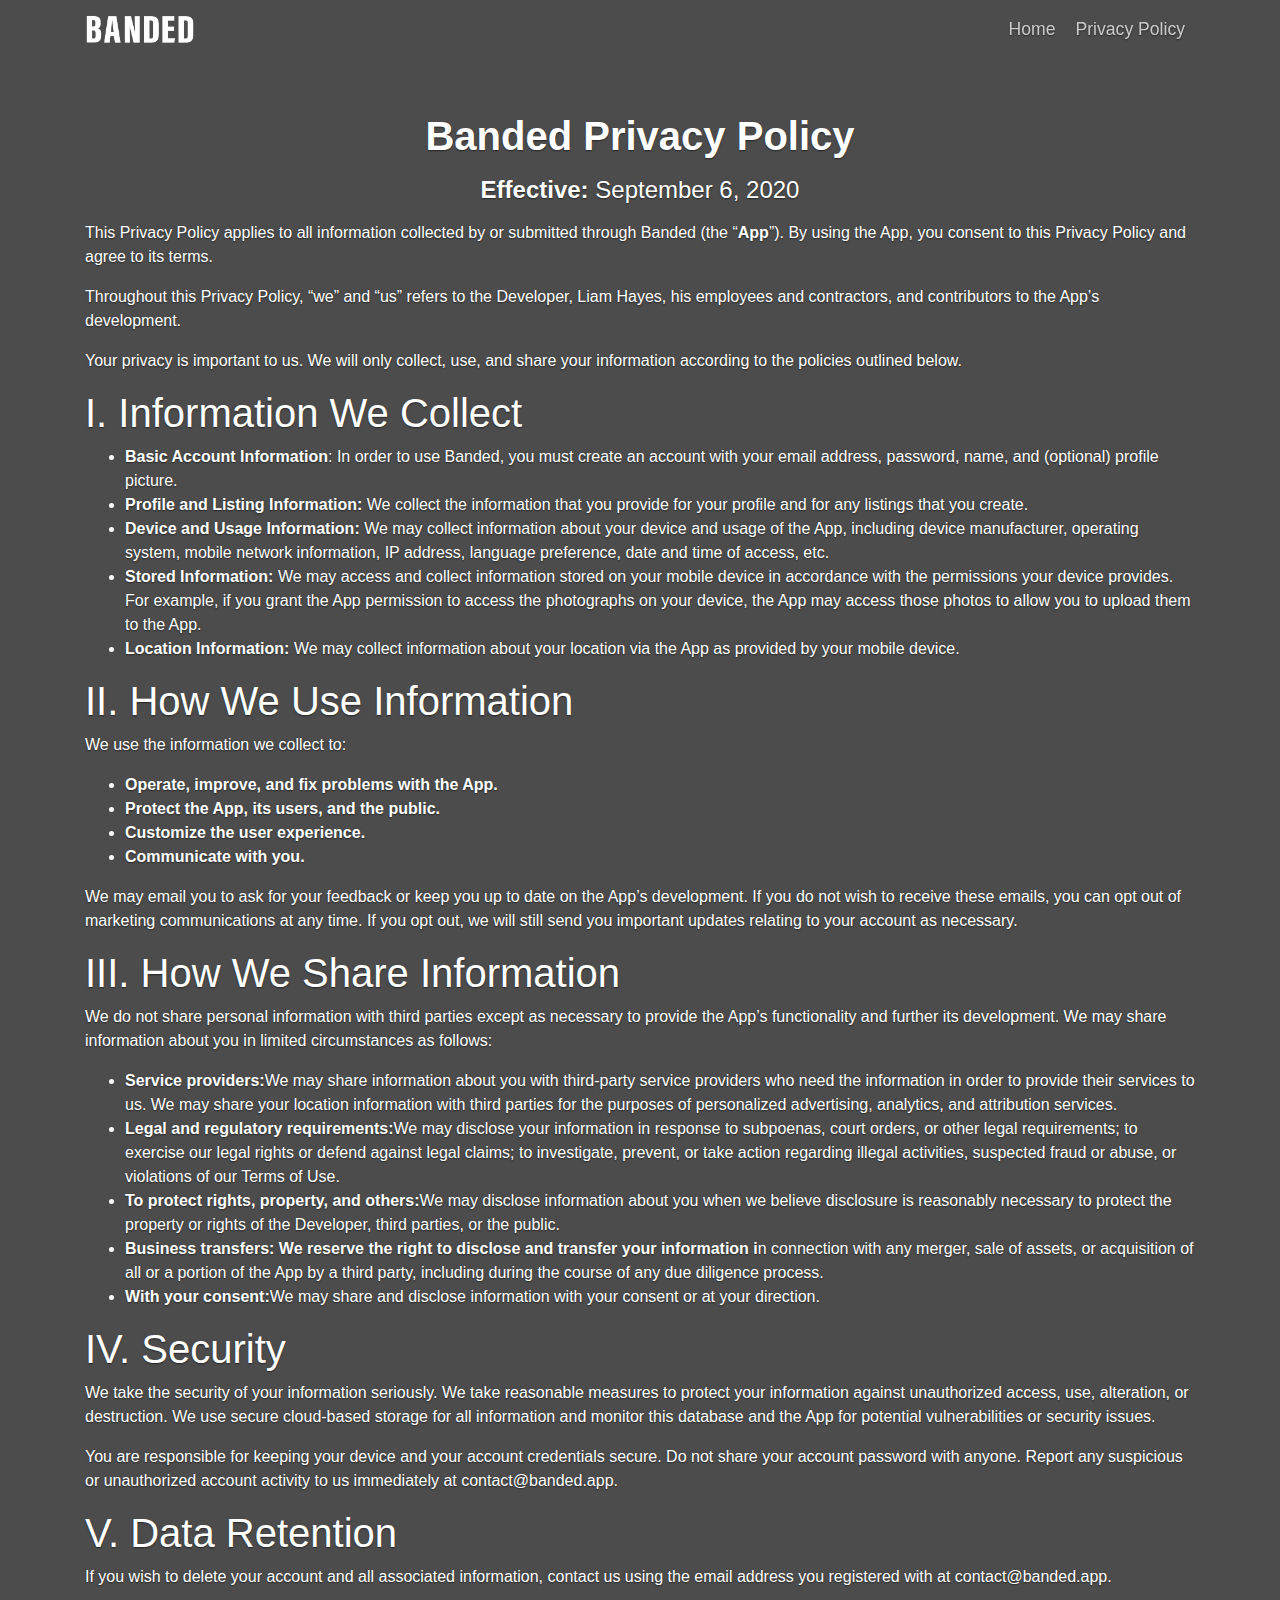
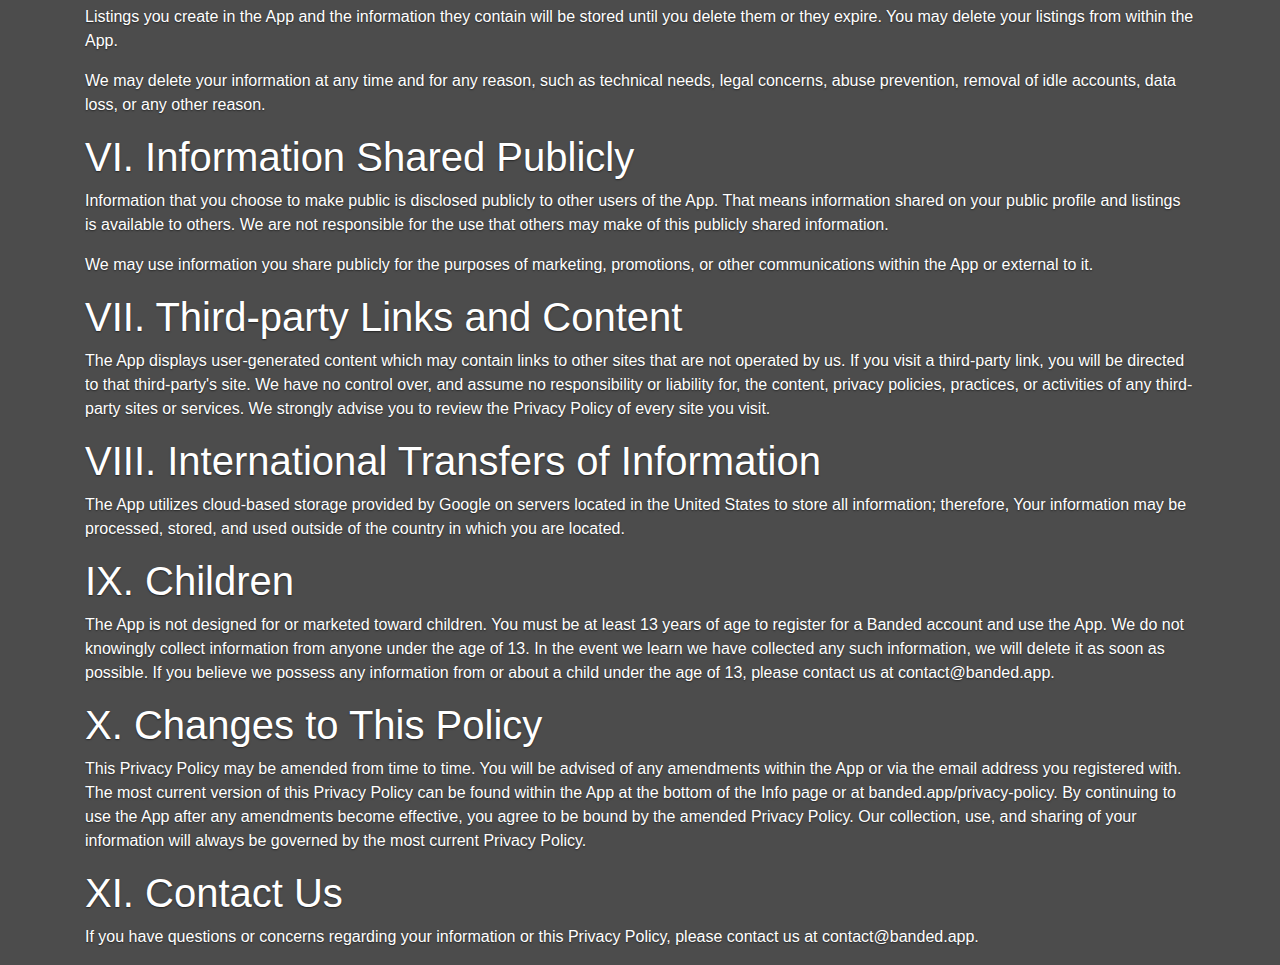
<file: privacy-policy.html>
<!doctype html>
<html lang="en">

<head>
  <meta charset="utf-8">
  <meta name="viewport" content="width=device-width, initial-scale=1, shrink-to-fit=no">
  <meta name="description" content="Find your new bandmates with Banded. Create, browse, and filter listings to promote yourself or recruit new talent. Chat with local musicians, find your fit, and start jamming.">
  <meta name="author" content="Liam Hayes">

  <title>Banded: Band together, take the stage.</title>

  <!--FAVICONS-->
  <link rel="apple-touch-icon" sizes="180x180" href="favicon/apple-touch-icon.png">
  <link rel="icon" type="image/png" sizes="32x32" href="favicon/favicon-32x32.png">
  <link rel="icon" type="image/png" sizes="16x16" href="favicon/favicon-16x16.png">
  <link rel="manifest" href="favicon/site.webmanifest">
  <link rel="mask-icon" href="favicon/safari-pinned-tab.svg" color="#7d7d7d">
  <meta name="msapplication-TileColor" content="#000000">
  <meta name="theme-color" content="#ffffff">

  <!-- Bootstrap core CSS -->
  <link href="css/bootstrap.min.css" rel="stylesheet">

  <!-- Custom styles for this template -->
  <link href="css/cover.css" rel="stylesheet">
</head>

<body>

  <header class="header">
    <nav class="navbar navbar-dark navbar-expand-lg navbar-custom fixed-top">
      <div class="container">
        <a class="navbar-brand" href="index.html"><img src="img/banded-plain-logo-web.png" alt="" width="110"></a>
        <button class="navbar-toggler" type="button" data-toggle="collapse" data-target="#navbarSupportedContent" aria-controls="navbarSupportedContent" aria-expanded="false" aria-label="Toggle navigation"><span class="navbar-toggler-icon"></span></button>
        <div class="collapse navbar-collapse" id="navbarSupportedContent">
          <ul class="navbar-nav ml-auto">
            <li class="nav-item"><a class="nav-link link-scroll" href="index.html">Home</a></li>
            <li class="nav-item"><a class="nav-link link-scroll" href="privacy-policy.html">Privacy Policy</a></li>
          </ul>
        </div>
      </div>
    </nav>
  </header>

<div class="container mt-5 pt-5">
  <h1 class="my-3" style="text-align: center;"><strong>Banded Privacy Policy</strong></h1>
  <h4 class="my-3" style="text-align: center;"><strong>Effective:</strong> September 6, 2020</h4>
  <p>This Privacy Policy applies to all information collected by or submitted through Banded (the &ldquo;<strong>App</strong>&rdquo;). By using the App, you consent to this Privacy Policy and agree to its terms.</p>
  <p>Throughout this Privacy Policy, &ldquo;we&rdquo; and &ldquo;us&rdquo; refers to the Developer, Liam Hayes, his employees and contractors, and contributors to the App&rsquo;s development.</p>
  <p>Your privacy is important to us. We will only collect, use, and share your information according to the policies outlined below.</p>
  <h1>I. Information We Collect</h1>
  <ul>
    <li><strong>Basic Account Information</strong>: In order to use Banded, you must create an account with your email address, password, name, and (optional) profile picture.</li>
    <li><strong>Profile and Listing Information: </strong>We collect the information that you provide for your profile and for any listings that you create.</li>
    <li><strong>Device and Usage Information: </strong>We may collect information about your device and usage of the App, including device manufacturer, operating system, mobile network information, IP address, language preference, date and time of
      access, etc.</li>
    <li><strong>Stored Information: </strong>We may access and collect information stored on your mobile device in accordance with the permissions your device provides. For example, if you grant the App permission to access the photographs on your
      device, the App may access those photos to allow you to upload them to the App.</li>
    <li><strong>Location Information: </strong>We may collect information about your location via the App as provided by your mobile device.</li>
  </ul>
  <h1>II. How We Use Information</h1>
  <p>We use the information we collect to:</p>
  <ul>
    <li><strong>Operate, improve, and fix problems with the App.</strong></li>
    <li><strong>Protect the App, its users, and the public.</strong></li>
    <li><strong>Customize the user experience.</strong></li>
    <li><strong>Communicate with you.</strong></li>
  </ul>
  <p>We may email you to ask for your feedback or keep you up to date on the App&rsquo;s development. If you do not wish to receive these emails, you can opt out of marketing communications at any time. If you opt out, we will still send you
    important updates relating to your account as necessary.</p>
  <h1>III. How We Share Information</h1>
  <p>We do not share personal information with third parties except as necessary to provide the App&rsquo;s functionality and further its development. We may share information about you in limited circumstances as follows:</p>
  <ul>
    <li><strong>Service providers:</strong>We may share information about you with third-party service providers who need the information in order to provide their services to us. We may share your location information with third parties for the
      purposes of personalized advertising, analytics, and attribution services.</li>
    <li><strong>Legal and regulatory requirements:</strong>We may disclose your information in response to subpoenas, court orders, or other legal requirements; to exercise our legal rights or defend against legal claims; to investigate, prevent, or
      take action regarding illegal activities, suspected fraud or abuse, or violations of our Terms of Use.</li>
    <li><strong>To protect rights, property, and others:</strong>We may disclose information about you when we believe disclosure is reasonably necessary to protect the property or rights of the Developer, third parties, or the public.</li>
    <li><strong>Business transfers: We reserve the right to disclose and transfer your information i</strong>n connection with any merger, sale of assets, or acquisition of all or a portion of the App by a third party, including during the course of
      any due diligence process.</li>
    <li><strong>With your consent:</strong>We may share and disclose information with your consent or at your direction.</li>
  </ul>
  <h1>IV. Security</h1>
  <p>We take the security of your information seriously. We take reasonable measures to protect your information against unauthorized access, use, alteration, or destruction. We use secure cloud-based storage for all information and monitor this
    database and the App for potential vulnerabilities or security issues.</p>
  <p>You are responsible for keeping your device and your account credentials secure. Do not share your account password with anyone. Report any suspicious or unauthorized account activity to us immediately at contact@banded.app.&nbsp;</p>
  <h1>V. Data Retention</h1>
  <p>If you wish to delete your account and all associated information, contact us using the email address you registered with at <a href="mailto:contact@banded.app">contact@banded.app</a>.</p>
  <p>Listings you create in the App and the information they contain will be stored until you delete them or they expire. You may delete your listings from within the App.</p>
  <p>We may delete your information at any time and for any reason, such as technical needs, legal concerns, abuse prevention, removal of idle accounts, data loss, or any other reason.</p>
  <h1>VI. Information Shared Publicly</h1>
  <p>Information that you choose to make public is disclosed publicly to other users of the App. That means information shared on your public profile and listings is available to others. We are not responsible for the use that others may make of this
    publicly shared information.</p>
  <p>We may use information you share publicly for the purposes of marketing, promotions, or other communications within the App or external to it.</p>
  <h1>VII. Third-party Links and Content</h1>
  <p>The App displays user-generated content which may contain links to other sites that are not operated by us. If you visit a third-party link, you will be directed to that third-party's site. We have no control over, and assume no responsibility
    or liability for, the content, privacy policies, practices, or activities of any third-party sites or services. We strongly advise you to review the Privacy Policy of every site you visit.</p>
  <h1>VIII. International Transfers of Information</h1>
  <p>The App utilizes cloud-based storage provided by Google on servers located in the United States to store all information; therefore, Your information may be processed, stored, and used outside of the country in which you are located.</p>
  <h1>IX. Children</h1>
  <p>The App is not designed for or marketed toward children. You must be at least 13 years of age to register for a Banded account and use the App. We do not knowingly collect information from anyone under the age of 13. In the event we learn we
    have collected any such information, we will delete it as soon as possible. If you believe we possess any information from or about a child under the age of 13, please contact us at <a href="mailto:contact@banded.app">contact@banded.app</a>.</p>
  <h1>X. Changes to This Policy</h1>
  <p>This Privacy Policy may be amended from time to time. You will be advised of any amendments within the App or via the email address you registered with. The most current version of this Privacy Policy can be found within the App at the bottom of
    the Info page or at banded.app/privacy-policy. By continuing to use the App after any amendments become effective, you agree to be bound by the amended Privacy Policy. Our collection, use, and sharing of your information will always be governed by the most current Privacy
    Policy.</p>
  <h1>XI. Contact Us</h1>
  <p>If you have questions or concerns regarding your information or this Privacy Policy, please contact us at <a href="mailto:contact@banded.app">contact@banded.app</a>.</p>
</div>



  <!-- Bootstrap core JavaScript
    ================================================== -->
  <!-- Placed at the end of the document so the pages load faster -->
  <script src="https://code.jquery.com/jquery-3.2.1.slim.min.js" integrity="sha384-KJ3o2DKtIkvYIK3UENzmM7KCkRr/rE9/Qpg6aAZGJwFDMVNA/GpGFF93hXpG5KkN" crossorigin="anonymous"></script>
  <script>
    window.jQuery || document.write('<script src="js/jquery-slim.min.js"><\/script>')
  </script>
  <script src="js/popper.min.js"></script>
  <script src="js/bootstrap.min.js"></script>

</body>

</html>
</file>
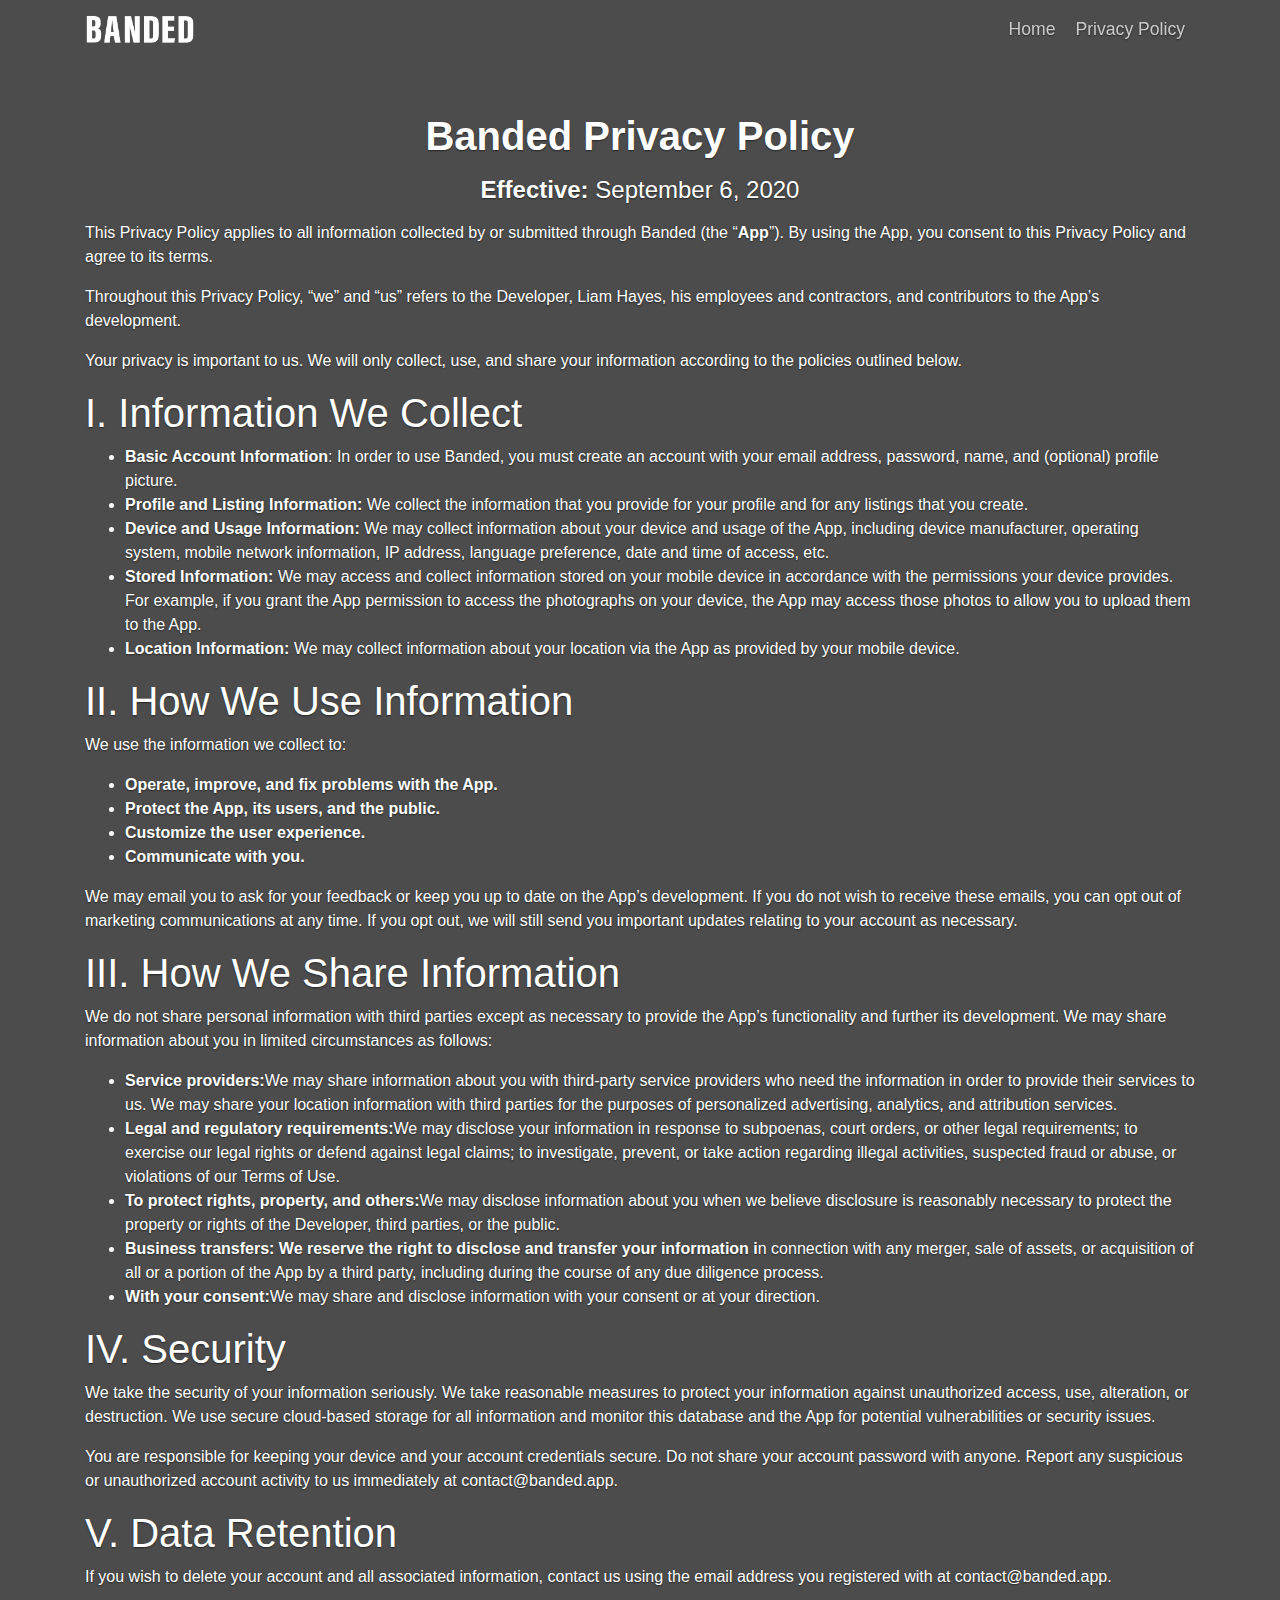
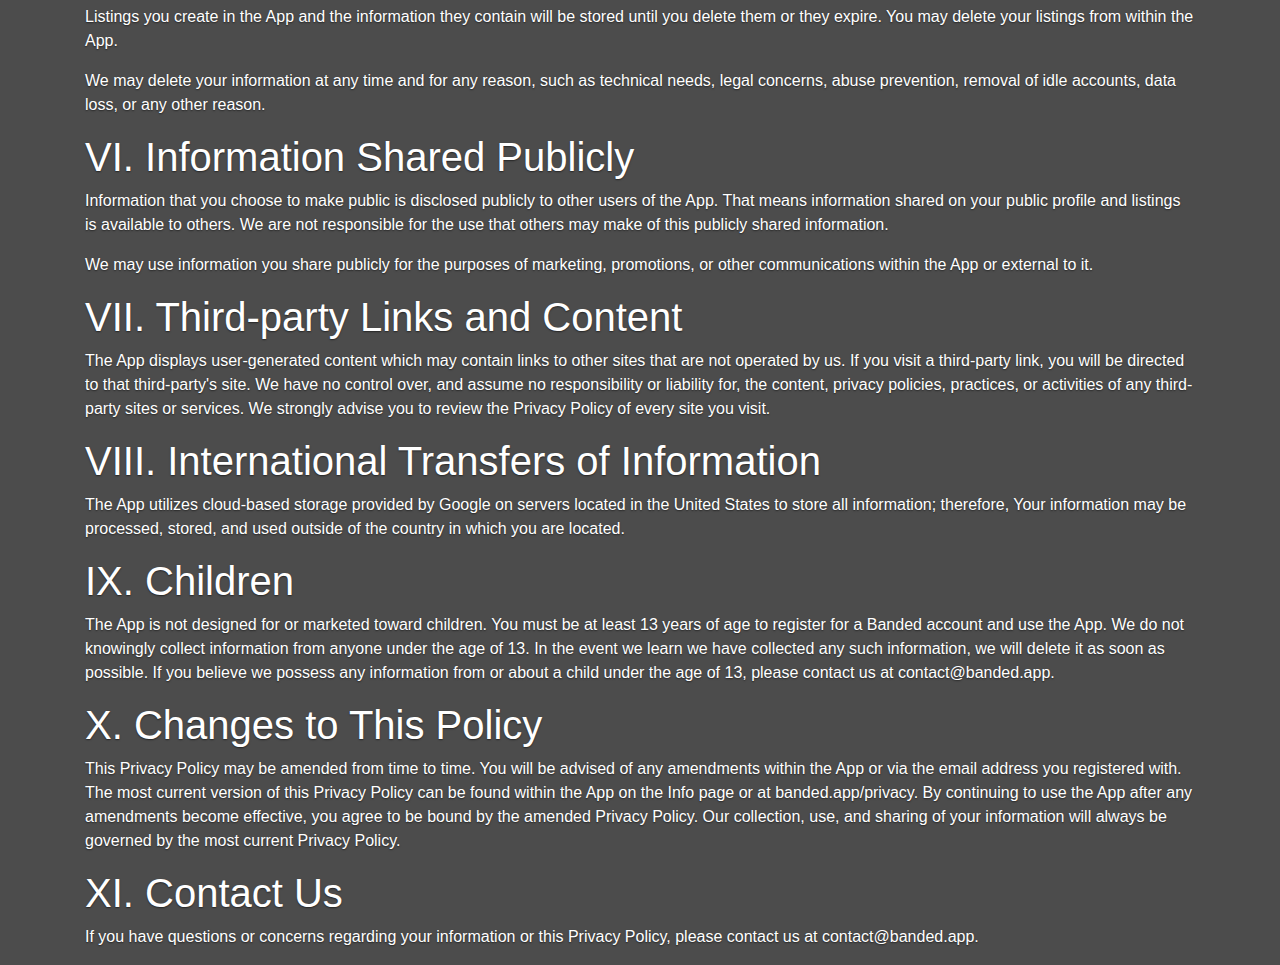
<file: privacy.html>
<!doctype html>
<html lang="en">

<head>
  <meta charset="utf-8">
  <meta name="viewport" content="width=device-width, initial-scale=1, shrink-to-fit=no">
  <meta name="description" content="Find your new bandmates with Banded. Create, browse, and filter listings to promote yourself or recruit new talent. Chat with local musicians, find your fit, and start jamming.">
  <meta name="author" content="Liam Hayes">

  <title>Banded: Band together, take the stage.</title>

  <!--FAVICONS-->
  <link rel="apple-touch-icon" sizes="180x180" href="favicon/apple-touch-icon.png">
  <link rel="icon" type="image/png" sizes="32x32" href="favicon/favicon-32x32.png">
  <link rel="icon" type="image/png" sizes="16x16" href="favicon/favicon-16x16.png">
  <link rel="manifest" href="favicon/site.webmanifest">
  <link rel="mask-icon" href="favicon/safari-pinned-tab.svg" color="#7d7d7d">
  <meta name="msapplication-TileColor" content="#000000">
  <meta name="theme-color" content="#ffffff">

  <!-- Bootstrap core CSS -->
  <link href="css/bootstrap.min.css" rel="stylesheet">

  <!-- Custom styles for this template -->
  <link href="css/cover.css" rel="stylesheet">
</head>

<body>

  <header class="header">
    <nav class="navbar navbar-dark navbar-expand-lg navbar-custom fixed-top">
      <div class="container">
        <a class="navbar-brand" href="index.html"><img src="img/banded-plain-logo-web.png" alt="" width="110"></a>
        <button class="navbar-toggler" type="button" data-toggle="collapse" data-target="#navbarSupportedContent" aria-controls="navbarSupportedContent" aria-expanded="false" aria-label="Toggle navigation"><span class="navbar-toggler-icon"></span></button>
        <div class="collapse navbar-collapse" id="navbarSupportedContent">
          <ul class="navbar-nav ml-auto">
            <li class="nav-item"><a class="nav-link link-scroll" href="https://banded.app">Home</a></li>
            <li class="nav-item"><a class="nav-link link-scroll" href="#">Privacy Policy</a></li>
          </ul>
        </div>
      </div>
    </nav>
  </header>

<div class="container mt-5 pt-5">
  <h1 class="my-3" style="text-align: center;"><strong>Banded Privacy Policy</strong></h1>
  <h4 class="my-3" style="text-align: center;"><strong>Effective:</strong> September 6, 2020</h4>
  <p>This Privacy Policy applies to all information collected by or submitted through Banded (the &ldquo;<strong>App</strong>&rdquo;). By using the App, you consent to this Privacy Policy and agree to its terms.</p>
  <p>Throughout this Privacy Policy, &ldquo;we&rdquo; and &ldquo;us&rdquo; refers to the Developer, Liam Hayes, his employees and contractors, and contributors to the App&rsquo;s development.</p>
  <p>Your privacy is important to us. We will only collect, use, and share your information according to the policies outlined below.</p>
  <h1>I. Information We Collect</h1>
  <ul>
    <li><strong>Basic Account Information</strong>: In order to use Banded, you must create an account with your email address, password, name, and (optional) profile picture.</li>
    <li><strong>Profile and Listing Information: </strong>We collect the information that you provide for your profile and for any listings that you create.</li>
    <li><strong>Device and Usage Information: </strong>We may collect information about your device and usage of the App, including device manufacturer, operating system, mobile network information, IP address, language preference, date and time of
      access, etc.</li>
    <li><strong>Stored Information: </strong>We may access and collect information stored on your mobile device in accordance with the permissions your device provides. For example, if you grant the App permission to access the photographs on your
      device, the App may access those photos to allow you to upload them to the App.</li>
    <li><strong>Location Information: </strong>We may collect information about your location via the App as provided by your mobile device.</li>
  </ul>
  <h1>II. How We Use Information</h1>
  <p>We use the information we collect to:</p>
  <ul>
    <li><strong>Operate, improve, and fix problems with the App.</strong></li>
    <li><strong>Protect the App, its users, and the public.</strong></li>
    <li><strong>Customize the user experience.</strong></li>
    <li><strong>Communicate with you.</strong></li>
  </ul>
  <p>We may email you to ask for your feedback or keep you up to date on the App&rsquo;s development. If you do not wish to receive these emails, you can opt out of marketing communications at any time. If you opt out, we will still send you
    important updates relating to your account as necessary.</p>
  <h1>III. How We Share Information</h1>
  <p>We do not share personal information with third parties except as necessary to provide the App&rsquo;s functionality and further its development. We may share information about you in limited circumstances as follows:</p>
  <ul>
    <li><strong>Service providers:</strong>We may share information about you with third-party service providers who need the information in order to provide their services to us. We may share your location information with third parties for the
      purposes of personalized advertising, analytics, and attribution services.</li>
    <li><strong>Legal and regulatory requirements:</strong>We may disclose your information in response to subpoenas, court orders, or other legal requirements; to exercise our legal rights or defend against legal claims; to investigate, prevent, or
      take action regarding illegal activities, suspected fraud or abuse, or violations of our Terms of Use.</li>
    <li><strong>To protect rights, property, and others:</strong>We may disclose information about you when we believe disclosure is reasonably necessary to protect the property or rights of the Developer, third parties, or the public.</li>
    <li><strong>Business transfers: We reserve the right to disclose and transfer your information i</strong>n connection with any merger, sale of assets, or acquisition of all or a portion of the App by a third party, including during the course of
      any due diligence process.</li>
    <li><strong>With your consent:</strong>We may share and disclose information with your consent or at your direction.</li>
  </ul>
  <h1>IV. Security</h1>
  <p>We take the security of your information seriously. We take reasonable measures to protect your information against unauthorized access, use, alteration, or destruction. We use secure cloud-based storage for all information and monitor this
    database and the App for potential vulnerabilities or security issues.</p>
  <p>You are responsible for keeping your device and your account credentials secure. Do not share your account password with anyone. Report any suspicious or unauthorized account activity to us immediately at contact@banded.app.&nbsp;</p>
  <h1>V. Data Retention</h1>
  <p>If you wish to delete your account and all associated information, contact us using the email address you registered with at <a href="mailto:contact@banded.app">contact@banded.app</a>.</p>
  <p>Listings you create in the App and the information they contain will be stored until you delete them or they expire. You may delete your listings from within the App.</p>
  <p>We may delete your information at any time and for any reason, such as technical needs, legal concerns, abuse prevention, removal of idle accounts, data loss, or any other reason.</p>
  <h1>VI. Information Shared Publicly</h1>
  <p>Information that you choose to make public is disclosed publicly to other users of the App. That means information shared on your public profile and listings is available to others. We are not responsible for the use that others may make of this
    publicly shared information.</p>
  <p>We may use information you share publicly for the purposes of marketing, promotions, or other communications within the App or external to it.</p>
  <h1>VII. Third-party Links and Content</h1>
  <p>The App displays user-generated content which may contain links to other sites that are not operated by us. If you visit a third-party link, you will be directed to that third-party's site. We have no control over, and assume no responsibility
    or liability for, the content, privacy policies, practices, or activities of any third-party sites or services. We strongly advise you to review the Privacy Policy of every site you visit.</p>
  <h1>VIII. International Transfers of Information</h1>
  <p>The App utilizes cloud-based storage provided by Google on servers located in the United States to store all information; therefore, Your information may be processed, stored, and used outside of the country in which you are located.</p>
  <h1>IX. Children</h1>
  <p>The App is not designed for or marketed toward children. You must be at least 13 years of age to register for a Banded account and use the App. We do not knowingly collect information from anyone under the age of 13. In the event we learn we
    have collected any such information, we will delete it as soon as possible. If you believe we possess any information from or about a child under the age of 13, please contact us at <a href="mailto:contact@banded.app">contact@banded.app</a>.</p>
  <h1>X. Changes to This Policy</h1>
  <p>This Privacy Policy may be amended from time to time. You will be advised of any amendments within the App or via the email address you registered with. The most current version of this Privacy Policy can be found within the App on the Info page or at banded.app/privacy. By continuing to use the App after any amendments become effective, you agree to be bound by the amended Privacy Policy. Our collection, use, and sharing of your information will always be governed by the most current Privacy
    Policy.</p>
  <h1>XI. Contact Us</h1>
  <p>If you have questions or concerns regarding your information or this Privacy Policy, please contact us at <a href="mailto:contact@banded.app">contact@banded.app</a>.</p>
</div>



  <!-- Bootstrap core JavaScript
    ================================================== -->
  <!-- Placed at the end of the document so the pages load faster -->
  <script src="https://code.jquery.com/jquery-3.2.1.slim.min.js" integrity="sha384-KJ3o2DKtIkvYIK3UENzmM7KCkRr/rE9/Qpg6aAZGJwFDMVNA/GpGFF93hXpG5KkN" crossorigin="anonymous"></script>
  <script>
    window.jQuery || document.write('<script src="js/jquery-slim.min.js"><\/script>')
  </script>
  <script src="js/popper.min.js"></script>
  <script src="js/bootstrap.min.js"></script>

</body>

</html>
</file>
<file: css/cover.css>
/*
 * Globals
 */

/* Links */
a,
a:focus,
a:hover {
  color: #fff;
}

/* Custom default button */
.btn-secondary {
  color: #333;
  text-shadow: none; /* Prevent inheritance from `body` */
  background-color: #fff;
  border: .05rem solid #fff;
}

.btn-secondary:hover,
.btn-secondary:focus {
  color: #333;
  text-shadow: none; /* Prevent inheritance from `body` */
  background-color: #dad8d8;
  border: .05rem solid #dad8d8;
}


/*
 * Base structure
 */

html,
body {
  /* height: 100%; */
  background-color: #4c4c4c;
  margin: 0;

  /* background: linear-gradient(to bottom, rgba(255,255,255,0.15) 0%, rgba(0,0,0,0.15) 100%), radial-gradient(at top center, rgba(255,255,255,0.40) 0%, rgba(0,0,0,0.40) 120%) #989898;
 background-blend-mode: multiply,multiply; */
}

body {
  display: -ms-flexbox;
  display: -webkit-box;
  display: flex;
  -ms-flex-pack: center;
  -webkit-box-pack: center;
  justify-content: center;
  color: #fff;
  text-shadow: 0 .05rem .1rem rgba(0, 0, 0, .5);
  /* box-shadow: inset 0 0 5rem rgba(0, 0, 0, .5); */
}

.background-shadow {
  box-shadow: inset 0 0 5rem 2.5rem rgba(0, 0, 0, .5);
}

.cover-container {
  max-width: 42em;
}


/*
 * Header
 */
.masthead {
  margin-bottom: 2rem;
}

.masthead-brand {
  margin-bottom: 0;
}

.nav-masthead .nav-link {
  padding: .25rem 0;
  font-weight: 700;
  color: rgba(255, 255, 255, .5);
  background-color: transparent;
  border-bottom: .25rem solid transparent;
}

.nav-masthead .nav-link:hover,
.nav-masthead .nav-link:focus {
  border-bottom-color: rgba(255, 255, 255, .25);
}

.nav-masthead .nav-link + .nav-link {
  margin-left: 1rem;
}

.nav-masthead .active {
  color: #fff;
  border-bottom-color: #fff;
}

@media (min-width: 48em) {
  .masthead-brand {
    float: left;
  }
  .nav-masthead {
    float: right;
  }
}

/* --------- NAVBAR --------- */
/* change the link color */
.navbar-custom .navbar-nav .nav-link {
  color: #cbcbcb;
}

.navbar-custom .nav-item:visited .nav-link {
  color: #cbcbcb;
}

/* change the color of active or hovered links */
.navbar-custom .nav-item.active .nav-link,
.navbar-custom .nav-item:focus .nav-link,
.navbar-custom .nav-item:hover .nav-link {
  color: #9c9898;
}

.navbar {
  color: #cbcbcb;
}

.nav-item {
  padding: 0 2px;
}

.nav-link {
  font-size: 1.1rem;
  font-weight: 400;
}

.navbar-brand {
  font-weight: 400;
  font-size: 1.1rem;
}

.contact-link {
  font-weight: 500;
}


/*
 * Cover
 */
.cover {
  padding: 0 1.5rem;
}
.cover .btn-lg {
  padding: .75rem 1.25rem;
  font-weight: 700;
}


/*
 * Footer
 */
.mastfoot {
  color: rgba(255, 255, 255, .5);
}

.socials-footer {
  font-size: 1.2rem;
}

.socials-footer li {
  display: inline-block;
  padding: 0 10px;
}

.socials-footer i {
  padding-right: 6px;
}
</file>
